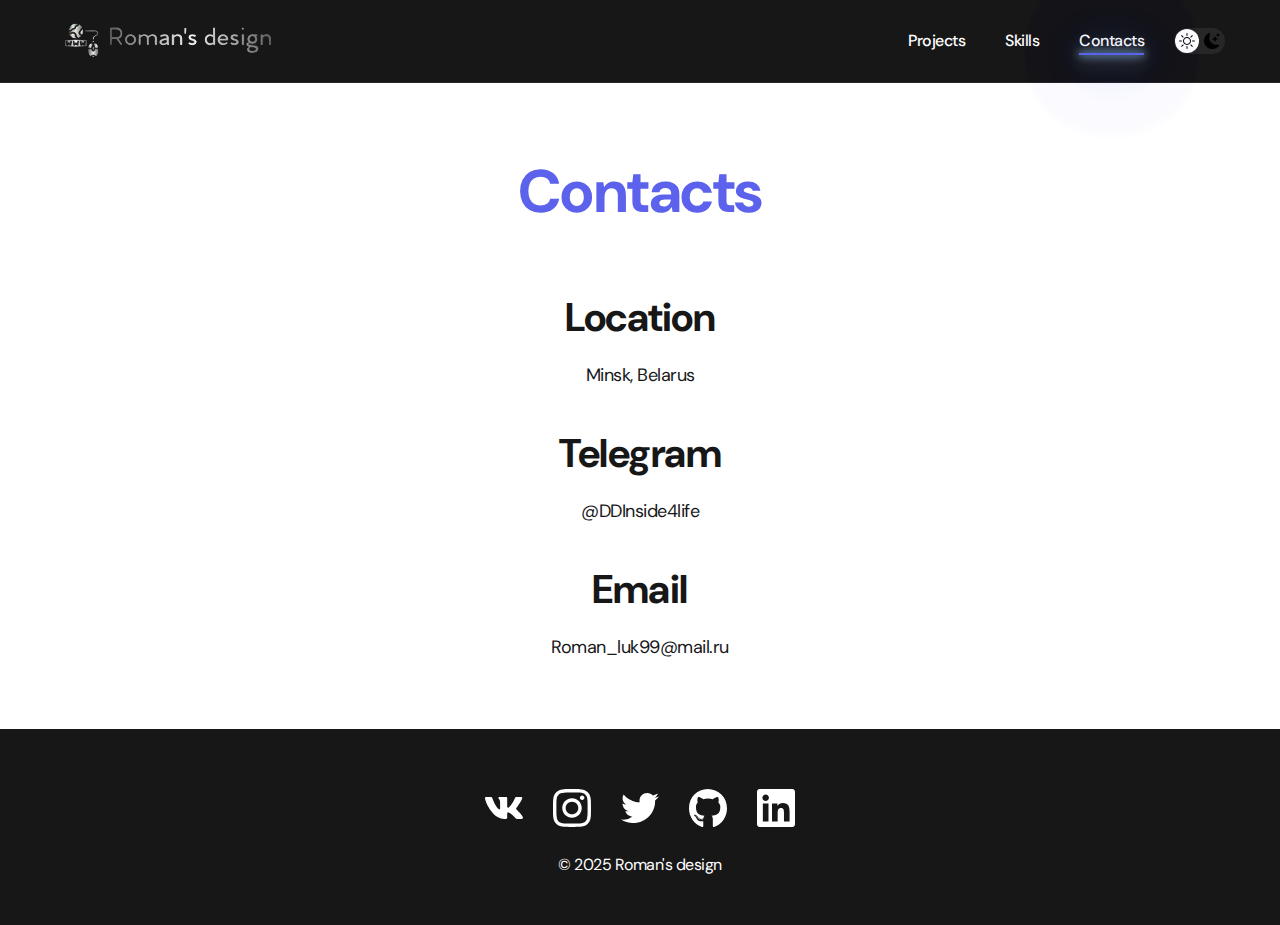
<file: contacts.html>
<!DOCTYPE html>
<html lang="en">
  <head>
    <meta charset="UTF-8" />
    <meta name="viewport" content="width=device-width, initial-scale=1.0" />
    <title>Roman's design</title>
    <link
      rel="icon"
      type="image/png"
      sizes="32x32"
      href="./img/web/laptop_32.png"
    />
    <link
      rel="icon"
      type="image/png"
      sizes="16x16"
      href="./img/web/laptop_16.png"
    />
  </head>
  <link rel="stylesheet" href="./styles/main.css" />
  <link rel="stylesheet" href="./styles/reset.css" />
  <body>
    <nav class="nav">
      <div class="container">
        <div class="nav-row">
          <a href="./index.html" class="logo">
            <img src="img/Logo-removebg-preview.png" alt=""
          /></a>

          <button class="dark-mode-btn">
            <img
              src="./img/icons/Sun.svg"
              alt="Light mode"
              class="dark-mode-btn__icon"
            />
            <img
              src="./img/icons/Moon.svg"
              alt="Dark mode"
              class="dark-mode-btn__icon"
            />
          </button>

          <div class="nav-list">
            <div class="nav-list__item">
              <a href="./index.html" class="nav-list__link"> Projects</a>
            </div>
            <div class="nav-list__item">
              <a href="./skills.html" class="nav-list__link">Skills</a>
            </div>
            <div class="nav-list__item">
              <a
                href="./contacts.html"
                class="nav-list__link nav-list__item--active"
                >Contacts</a
              >
            </div>
          </div>
        </div>
      </div>
    </nav>

    <main class="section">
    
      <div class="container">
        <h1 class="title-1">Contacts</h1>

        <ul class="content-list">
          <li class="content-list__item">
            <h2 class="title-2">Location</h2>
            <p>Minsk, Belarus</p>
          </li>

          <li class="content-list__item">
            <h2 class="title-2">Telegram</h2>
            <p>@DDInside4life</p>
          </li>

          <li class="content-list__item">
            <h2 class="title-2">Email</h2>
            <p>Roman_luk99@mail.ru</p>
          </li>
        </ul>
      </div>
    </main>

    <footer class="footer">
      <div class="container">
        <div class="footer__wrapper">
          <ul class="social">
            <li class="social__item">
              <a href="#!"><img src="./img/icons/vk.svg" alt="" /></a>
            </li>

            <li class="social__item">
              <a href="#!"><img src="./img/icons/instagram.svg" alt="" /></a>
            </li>

            <li class="social__item">
              <a href="#!"><img src="./img/icons/twitter.svg" alt="" /></a>
            </li>

            <li class="social__item">
              <a href="#!"><img src="./img/icons/gitHub.svg" alt="" /></a>
            </li>

            <li class="social__item">
              <a href="#!"><img src="./img/icons/linkedIn.svg" alt="" /></a>
            </li>
          </ul>
          <div class="copywrite">
            <p>© 2025 Roman's design</p>
          </div>
        </div>
      </div>
    </footer>

    <script src="./scripts/particles.min.js"></script>
    <script src="./scripts/main.js"></script>
  </body>
</html>
</file>
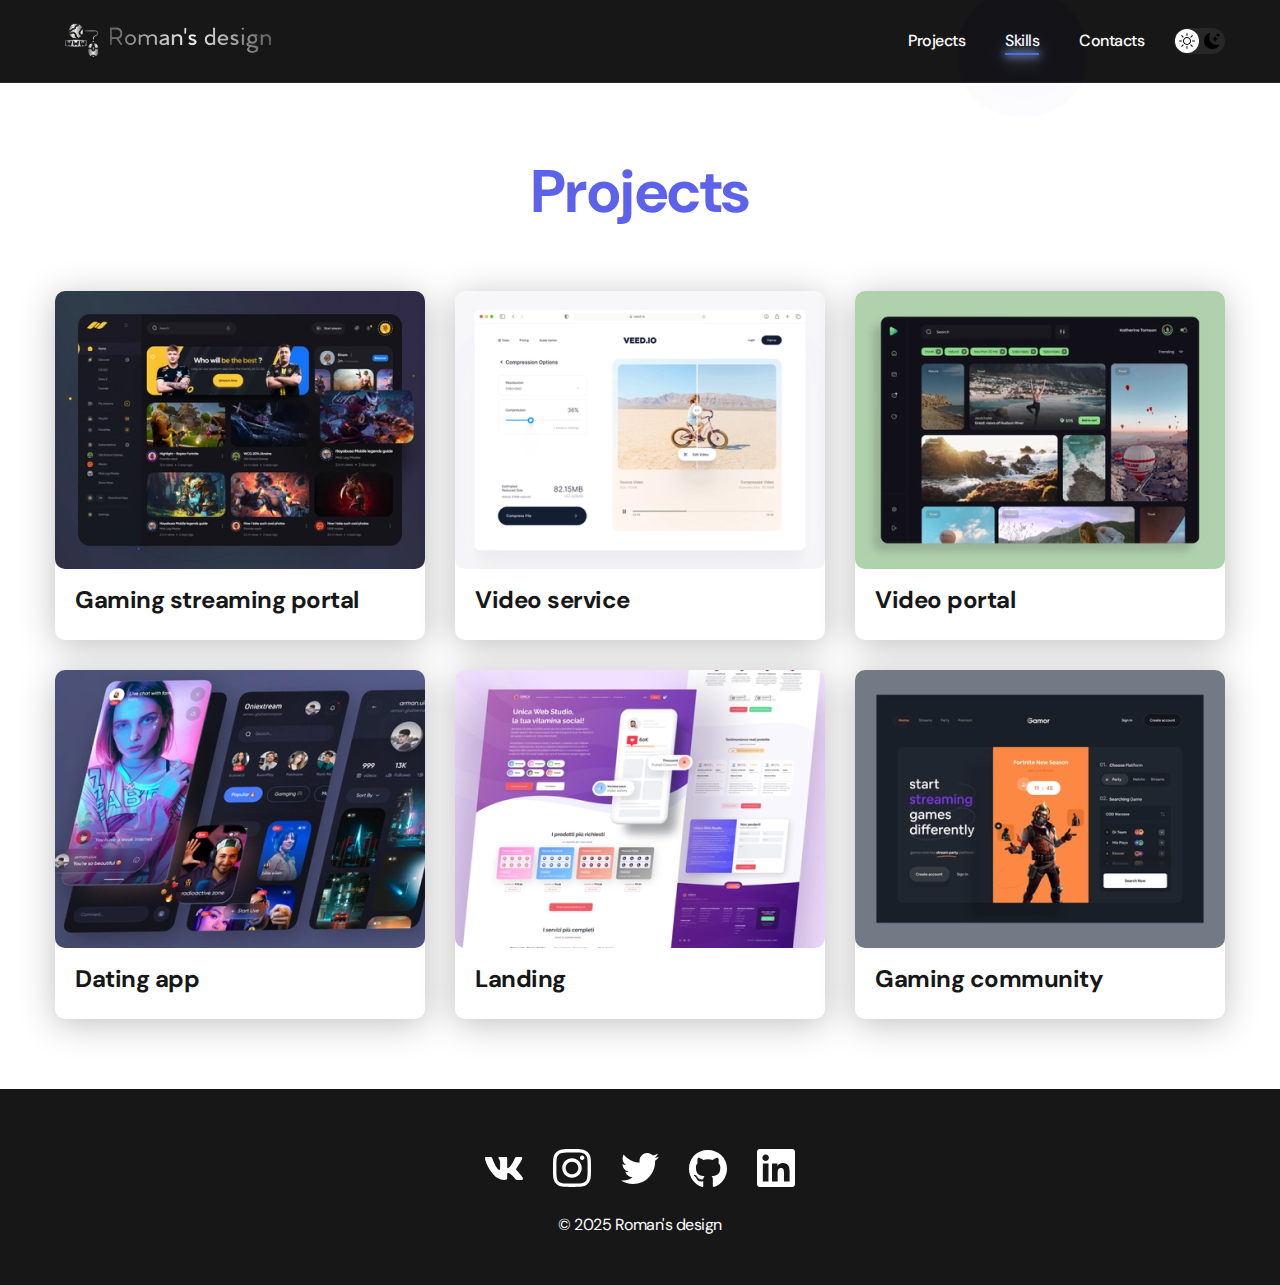
<file: skills.html>
<!DOCTYPE html>
<html lang="en">
  <head>
    <meta charset="UTF-8" />
    <meta name="viewport" content="width=device-width, initial-scale=1.0" />
    <title>Roman's design</title>
    <link
      rel="icon"
      type="image/png"
      sizes="32x32"
      href="./img/web/laptop_32.png"
    />
    <link
      rel="icon"
      type="image/png"
      sizes="16x16"
      href="./img/web/laptop_16.png"
    />
  </head>
  <link rel="stylesheet" href="./styles/main.css" />
  <link rel="stylesheet" href="./styles/reset.css" />
  <body>
    <nav class="nav">
      <div class="container">
        <div class="nav-row">
          <a href="./index.html" class="logo">
            <img src="img/Logo-removebg-preview.png" alt=""
          /></a>

          <button class="dark-mode-btn">
            <img
              src="./img/icons/Sun.svg"
              alt="Light mode"
              class="dark-mode-btn__icon"
            />
            <img
              src="./img/icons/Moon.svg"
              alt="Dark mode"
              class="dark-mode-btn__icon"
            />
          </button>

          <div class="nav-list">
            <div class="nav-list__item">
              <a href="./index.html" class="nav-list__link"> Projects</a>
            </div>
            <div class="nav-list__item">
              <a
                href="./skills.html"
                class="nav-list__link nav-list__item--active"
                >Skills</a
              >
            </div>
            <div class="nav-list__item">
              <a href="./contacts.html" class="nav-list__link">Contacts</a>
            </div>
          </div>
        </div>
      </div>
    </nav>

    <main class="section">
      <div class="container">
        <h2 class="title-1">Projects</h2>
        <ul class="projects">
          <li class="project">
            <img src="./img/projects/01.jpg" alt="" class="project__img" />
            <h3 class="project__tittle">Gaming streaming portal</h3>
          </li>

          <li class="project">
            <img src="./img/projects/02.jpg" alt="" class="project__img" />
            <h3 class="project__tittle">Video service</h3>
          </li>

          <li class="project">
            <img src="./img/projects/03.jpg" alt="" class="project__img" />
            <h3 class="project__tittle">Video portal</h3>
          </li>

          <li class="project">
            <img src="./img/projects/04.jpg" alt="" class="project__img" />
            <h3 class="project__tittle">Dating app</h3>
          </li>

          <li class="project">
            <img src="./img/projects/05.jpg" alt="" class="project__img" />
            <h3 class="project__tittle">Landing</h3>
          </li>

          <li class="project">
            <img src="./img/projects/06.jpg" alt="" class="project__img" />
            <h3 class="project__tittle">Gaming community</h3>
          </li>
        </ul>
      </div>
    </main>

    <footer class="footer">
      <div class="container">
        <div class="footer__wrapper">
          <ul class="social">
            <li class="social__item">
              <a href="#!"><img src="./img/icons/vk.svg" alt="" /></a>
            </li>

            <li class="social__item">
              <a href="#!"><img src="./img/icons/instagram.svg" alt="" /></a>
            </li>
            <li class="social__item">
              <a href="#!"><img src="./img/icons/twitter.svg" alt="" /></a>
            </li>

            <li class="social__item">
              <a href="#!"><img src="./img/icons/gitHub.svg" alt="" /></a>
            </li>

            <li class="social__item">
              <a href="#!"><img src="./img/icons/linkedIn.svg" alt="" /></a>
            </li>
          </ul>
          <div class="copywrite">
            <p>© 2025 Roman's design</p>
          </div>
        </div>
      </div>
    </footer>

    <script src="./scripts/particles.min.js"></script>
    <script src="./scripts/main.js"></script>
  </body>
</html>
</file>
<file: styles/main.css>
/* @import "./reset.css"; */

@import url("https://fonts.googleapis.com/css2?family=Comfortaa:wght@300..700&family=DM+Sans:ital,opsz,wght@0,9..40,100..1000;1,9..40,100..1000&family=Poppins:ital,wght@0,100;0,200;0,300;0,400;0,500;0,600;0,700;0,800;0,900;1,100;1,200;1,300;1,400;1,500;1,600;1,700;1,800;1,900&display=swap");
@import url("https://fonts.googleapis.com/css2?family=Comfortaa:wght@300..700&family=DM+Sans:ital,opsz,wght@0,9..40,100..1000;1,9..40,100..1000&family=Poppins:ital,wght@0,100;0,200;0,300;0,400;0,500;0,600;0,700;0,800;0,900;1,100;1,200;1,300;1,400;1,500;1,600;1,700;1,800;1,900&display=swap");

/* * {
   border: 1px solid red; 
} */

:root {
  --black: #171718;
  --black-border: #26292d;
  --white: #fff;
  --purple: #5c62ec;

  --page-text-color: var(--black);
  --dark-bg: var(--black);
  --dark-border: var(--black-border);
  --header-text: var(--white);
  --accent: var(--purple);

  /* Light mode */
  --page-bg: var(--white);
  --text-color: var(--black);

  --title-1: var(--accent);

  --project-card-bg: var(--white);
  --project-card-text: var(--black);
  --box-shadow: 0px 5px 35px rgba(0, 0, 0, 0.25);
}

.dark {
  /* Dark mode */
  --page-bg: #252526;
  --text-color: var(--white);

  --title-1: var(--white);

  --project-card-bg: var(--black);
  --project-card-text: var(--white);
  --box-shadow: 0px 5px 35px rgba(0, 0, 0, 0.8);
}

html,
body {
  display: flex;
  min-height: 100vh;
  flex-direction: column;

  font-family: "DM Sans", sans-serif;
  letter-spacing: -0.5px;
  color: var(--page-text-color);

  /* Light mode */
  background-color: var(--page-bg);
  color: var(--text-color);
}

.container {
  margin: 0 auto;
  padding: 0 15px;
  max-width: 1200px;
}

.none {
  display: none !important;
}

/* Effects */

/* #particles-js {
  width: 100%;
  height: 100%;
  background-image: url("");
  background-size: cover;
  background-position: 50% 50%;
  background-repeat: no-repeat;
  position: absolute;
} */

#particles-js {
  position: absolute;
  top: 0;
  left: 0;
  width: 100%;
  height: 100%;
  pointer-events: none;
  z-index: 1;
}

#particles-js-2 {
  position: absolute;
  top: 0;
  left: 0;
  width: 100%;
  height: 100%;
  /* pointer-events: none; */
  z-index: 1;
}

.header {
  position: relative;
  overflow: hidden;
  min-height: 695px;
}

/* General */

.section {
  padding: 70px 0;

  position: relative;
}

.title-1 {
  padding-bottom: 60px;
  font-size: 60px;
  font-weight: 700;
  line-height: 1.3;
  color: var(--title-1);
  text-align: center;
}

.title-1:hover {
  color: rgba(255, 255, 255, 1);
  text-shadow: 0 0 7px #fff, 0 0 10px #2994d6, 0 0 21px #fff,
    0 0 42px rgba(0, 68, 255, 0.81), 0 0 82px rgb(0, 51, 255),
    0 0 92px rgba(0, 106, 255, 0.756), 0 0 102px rgb(0, 110, 255),
    0 0 151px rgb(0, 119, 255);

  cursor: pointer;
}

.title-2,
.title-2--front,
.title-2--back {
  margin-bottom: 20px;
  font-size: 40px;
  font-weight: 700;
  line-height: 1.3;
  text-align: center;
}

.title-2:hover {
  color: rgba(255, 255, 255, 1);
  text-shadow: 0 0 7px #fff, 0 0 10px #cf9f1a, 0 0 21px #fff,
    0 0 42px rgba(227, 158, 19, 0.81), 0 0 82px rgb(221, 204, 54),
    0 0 92px rgba(218, 198, 15, 0.756), 0 0 102px rgb(194, 199, 30),
    0 0 151px rgb(212, 192, 16);

  cursor: pointer;
}

.title-2--front:hover {
  color: rgba(255, 255, 255, 1);
  text-shadow: 0 0 7px #fff, 0 0 10px #21ca5a, 0 0 21px #fff,
    0 0 42px rgba(13, 184, 44, 0.81), 0 0 82px rgb(31, 161, 74),
    0 0 92px rgba(43, 224, 67, 0.756), 0 0 102px rgb(32, 208, 82),
    0 0 151px rgb(27, 215, 58);

  cursor: pointer;
}

.title-2--back:hover {
  color: rgba(255, 255, 255, 1);
  text-shadow: 0 0 7px #fff, 0 0 10px #d62949, 0 0 21px #fff,
    0 0 42px rgba(232, 18, 25, 0.81), 0 0 82px rgb(213, 58, 58),
    0 0 92px rgba(205, 31, 66, 0.756), 0 0 102px rgb(227, 42, 42),
    0 0 151px rgb(196, 25, 45);

  cursor: pointer;
}

/* Nav  */

.nav {
  font-family: "Poppins" sans-serif;
  background-color: var(--black);
  border-bottom: 1px solid var(--black-border);
  padding: 20px 0px;

  /* margin-bottom: 182px; */
}

/* .nav-logo {
  background-image: url("/img/Logo-removebg-preview.png");
  background-repeat: no-repeat;
  background-size: auto;
  background-position: center center;

  
} */

.logo {
  margin-right: auto;
}

.logo:hover {
  filter: drop-shadow(0 0 10px rgba(239, 240, 245, 0.881));
  /* filter: drop-shadow(0 0 10px rgba(148, 152, 180, 0.881)); */
}

.nav-row {
  display: flex;
  justify-content: flex-end;
  align-items: center;
  column-gap: 30px;
  row-gap: 20px;
  flex-wrap: wrap;
}

.nav-list {
  display: flex;
  align-items: center;
  font-size: 16px;
  font-weight: 500;
  line-height: 24px;
  gap: 40px;
  flex: wrap;
  row-gap: 10px;
}

.nav-list__link {
  color: var(--header-text);
  transition: opacity 0.2s ease-in;
}

.nav-list__link:hover {
  /* opacity: 0.8; */

  color: rgba(255, 255, 255, 1);
  text-shadow: 0 0 7px #fff, 0 0 10px #2994d6, 0 0 21px #fff,
    0 0 42px rgba(0, 68, 255, 0.81), 0 0 82px rgb(0, 51, 255),
    0 0 92px rgba(0, 106, 255, 0.756), 0 0 102px rgb(0, 110, 255),
    0 0 151px rgb(0, 119, 255);
}

.nav-list__item--active {
  position: relative;
}

.nav-list__item--active::before {
  content: "";

  position: absolute;
  left: 0;
  top: 110%;
  display: block;
  height: 2px;
  width: 100%;
  background-color: #5c62ec;

  box-shadow: 0 0 7px #2a8ed6, 0 0 10px #fff, 0 0 21px #fff,
    0 0 42px rgba(0, 68, 255, 0.81), 0 0 82px rgb(0, 51, 255),
    0 0 92px rgba(0, 106, 255, 0.756), 0 0 102px rgb(0, 110, 255),
    0 0 151px rgb(0, 119, 255);
}

/* Dark mode btn */

.dark-mode-btn {
  order: 1;
  position: relative;
  display: flex;
  justify-content: space-between;
  width: 51px;
  height: 26px;
  background-color: #272727;
  border-radius: 50px;
  padding: 5px;
}

.dark-mode-btn::before {
  position: absolute;
  top: 1px;
  left: 1px;
  content: "";
  display: block;
  width: 24px;
  height: 24px;
  border-radius: 50%;
  background-color: var(--white);

  transition: left 0.2s ease-in;
}

.dark-mode-btn--active::before {
  left: 26px;
}

.dark-mode-btn__icon {
  position: relative;
}

/*  header */

.header {
  background-color: var(--dark-bg);

  color: var(--header-text);

  min-height: 695px;

  padding: 40px 0;
  text-align: center;

  display: flex;
  justify-content: center;
  align-items: center;
  background-image: url("../img/projects/Abstract.png");
  background-repeat: no-repeat;
  background-size: auto;
  background-position: center center;

  position: relative;
}

.header__wrapper {
  max-width: 660px;
  padding: 0 15px;
  text-align: center;
  font-family: DM Sans;
}

.header__tittle {
  margin-bottom: 20px;
}

.header__tittle strong {
  font-size: 60px;
  font-weight: 700;
  line-height: 140%;
}

.header__tittle {
  font-size: 40px;
  font-weight: 700;
  line-height: 140%;
}

.header__tittle em {
  /* font-style: normal; */
  /* color: #fff; */
  text-shadow: 0 0 7px #fff, 0 0 10px #fff, 0 0 21px #fff,
    0 0 42px rgb(0, 187, 255), 0 0 82px rgb(73, 163, 227),
    0 0 92px rgba(58, 128, 225, 0.756), 0 0 102px rgb(80, 200, 221),
    0 0 151px rgb(66, 145, 235);

  cursor: pointer;

  transition: opacity 0.1s ease-in;
}

.header__tittle em:hover {
  text-shadow: 0 0 7px #fff, 0 0 10px #fff, 0 0 21px #fff,
    0 0 42px rgba(0, 187, 255, 0.81), 0 0 82px rgb(0, 149, 255),
    0 0 92px rgba(0, 106, 255, 0.756), 0 0 102px rgb(0, 217, 255),
    0 0 151px rgb(0, 119, 255);
}

.header__text {
  margin-top: 20px;
  font-size: 18px;
  font-weight: 500;
  line-height: 24px;
  margin-bottom: 40px;
}

/* Btn */

.button {
  background-color: #5c62ec;

  width: 160px;
  height: 48px;
  left: 620px;
  top: 464px;

  border-radius: 5px;

  transition: opacity 0.1s ease-in;

  text-decoration: none;
}

.button:hover {
  /* background-color: #46488f; */
  /* opacity: 0.9; */

  color: rgba(255, 255, 255, 1);
  box-shadow: 0px 3px 10px 5px rgba(64, 114, 188, 0.4);
}

.button:active {
  top: 1px;
}

.button__link {
  color: var(--white);
}

/* projects */

.projects {
  display: flex;
  flex-wrap: wrap;
  column-gap: 30px;
  row-gap: 30px;
  justify-content: center;
}

.project {
  max-width: 370px;
  background-color: var(--project-card-bg);
  box-shadow: var(--box-shadow);
  border-radius: 10px;
}

.project__img {
  border-radius: 10px;
}

.project__tittle {
  padding: 15px 20px 25px;
  font-size: 24px;
  font-weight: 700;
  line-height: 1.3;

  color: var(--project-card-text);
}

.main__wrapper {
  display: flex;
  align-items: center;
  justify-content: center;
}

/* Content list */

.content-list {
  margin: 0 auto;
  max-width: 570px;
  display: flex;
  flex-direction: column;
  align-items: center;
  text-align: center;
  row-gap: 40px;
}

/* .main__text {
  text-align: center;
  background-color: var(--white);
  box-shadow: 0px 5px 35px rgba(0, 0, 0, 0.25);
  border-radius: 10px;
} */

.content-list__item {
  font-size: 18px;
}

/* footer */

.footer {
  padding: 60px 0 50px;
  background-color: var(--dark-bg);
  color: var(--header-text);
  margin-top: auto;
}

.footer__wrapper {
  display: flex;
  flex-direction: column;
  align-items: center;
  row-gap: 27px;
}

.social {
  display: flex;
  align-items: center;
  column-gap: 30px;
}

.social__item {
  cursor: pointer;
}

.social__item:hover {
  /* opacity: 0.8; */

  filter: drop-shadow(0 0 15px rgb(207, 210, 236));

  transform: scale(1.2);
}

.copywrite {
  font-size: 16px;
}

@media (max-width: 620px) {
  .nav {
    justify-content: center;
    align-items: center;
    text-align: center;
  }

  .nav-row {
    justify-content: space-between;
  }

  .dark-mode-btn {
    order: 0;
  }

  .header {
    min-height: unset;
  }

  .header__tittle {
    font-size: 30px;
  }

  .header__tittle strong {
    font-size: 40px;
  }

  .section {
    padding: 40px;
  }

  .tittle-1 {
    font-size: 40px;
    padding-bottom: 5px;
  }

  .tittle-2 {
    margin-bottom: 10px;
    font-size: 30px;
  }

  .project__tittle {
    font-size: 22px;
  }

  .footer {
    padding: 40px 0 30px;
  }
  .footer__wrapper {
    row-gap: 20px;
  }

  .social {
    column-gap: 20px;
  }

  .social__item {
    width: 28px;
  }

  .content-list {
    row-gap: 20px;
  }

  .content-list__item {
    font-size: 16px;
  }
}
</file>
